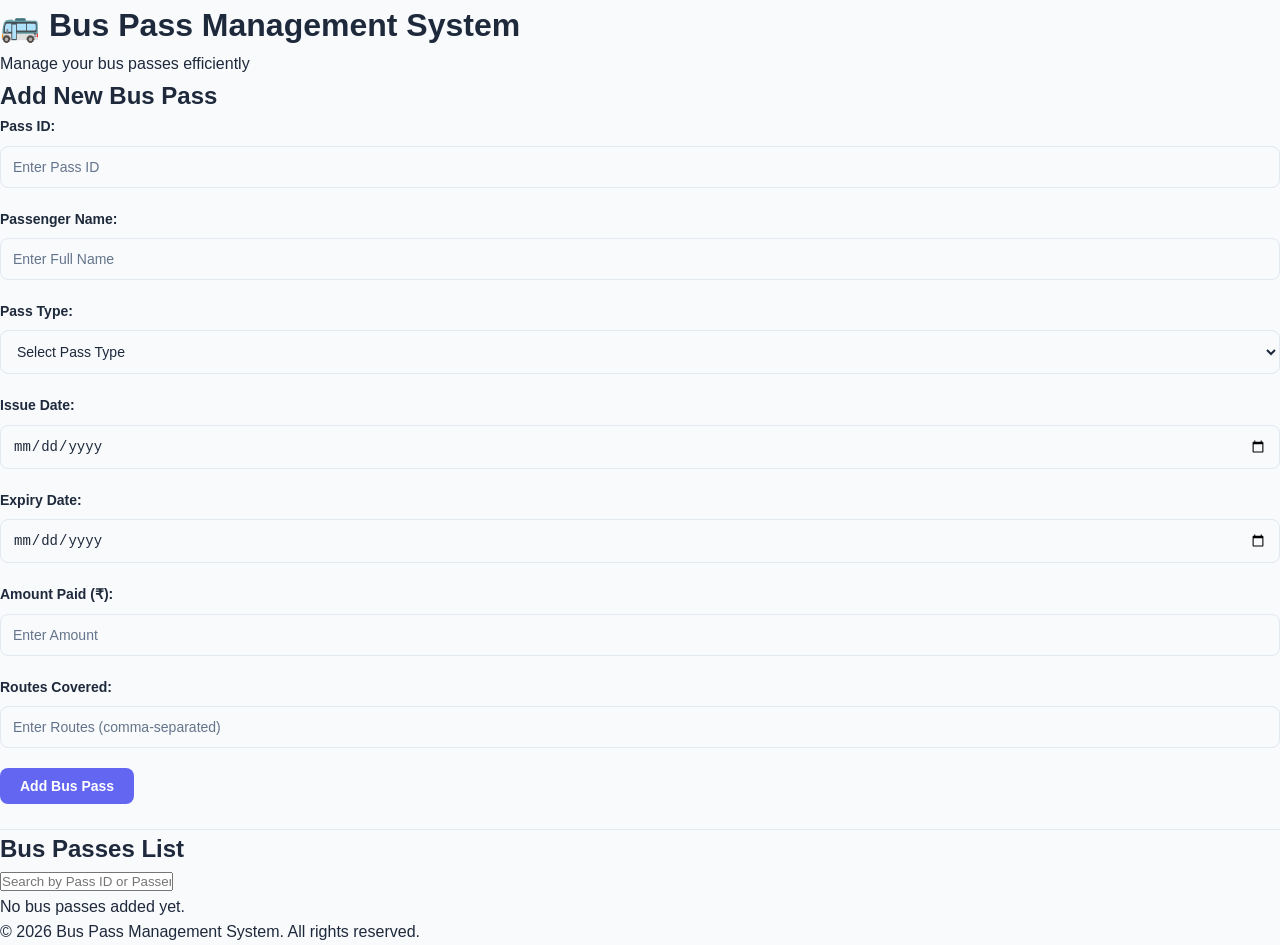
<file: Index.html>
<!DOCTYPE html>
<html lang="en">
<head>
    <meta charset="UTF-8">
    <meta name="viewport" content="width=device-width, initial-scale=1.0">
    <title>Bus Pass Management System</title>
    <link rel="stylesheet" href="style.css">
</head>
<body>
    <div class="container">
        <header>
            <h1>🚌 Bus Pass Management System</h1>
            <p>Manage your bus passes efficiently</p>
        </header>

        <main>
            <section class="form-section">
                <h2>Add New Bus Pass</h2>
                <form id="busPassForm">
                    <div class="form-group">
                        <label for="passId">Pass ID:</label>
                        <input type="text" id="passId" placeholder="Enter Pass ID" required>
                    </div>

                    <div class="form-group">
                        <label for="passengerName">Passenger Name:</label>
                        <input type="text" id="passengerName" placeholder="Enter Full Name" required>
                    </div>

                    <div class="form-group">
                        <label for="passType">Pass Type:</label>
                        <select id="passType" required>
                            <option value="">Select Pass Type</option>
                            <option value="daily">Daily Pass</option>
                            <option value="weekly">Weekly Pass</option>
                            <option value="monthly">Monthly Pass</option>
                            <option value="yearly">Yearly Pass</option>
                        </select>
                    </div>

                    <div class="form-group">
                        <label for="issueDate">Issue Date:</label>
                        <input type="date" id="issueDate" required>
                    </div>

                    <div class="form-group">
                        <label for="expiryDate">Expiry Date:</label>
                        <input type="date" id="expiryDate" required>
                    </div>

                    <div class="form-group">
                        <label for="amount">Amount Paid (₹):</label>
                        <input type="number" id="amount" placeholder="Enter Amount" step="0.01" required>
                    </div>

                    <div class="form-group">
                        <label for="routes">Routes Covered:</label>
                        <input type="text" id="routes" placeholder="Enter Routes (comma-separated)" required>
                    </div>

                    <button type="submit" class="btn btn-primary">Add Bus Pass</button>
                </form>
            </section>

            <section class="display-section">
                <h2>Bus Passes List</h2>
                <div class="search-box">
                    <input type="text" id="searchInput" placeholder="Search by Pass ID or Passenger Name...">
                </div>
                <div id="passesContainer" class="passes-container">
                    <p class="no-data">No bus passes added yet.</p>
                </div>
            </section>
        </main>

        <footer>
            <p>&copy; 2026 Bus Pass Management System. All rights reserved.</p>
        </footer>
    </div>

    <script src="script.js"></script>
</body>
</html>
</file>
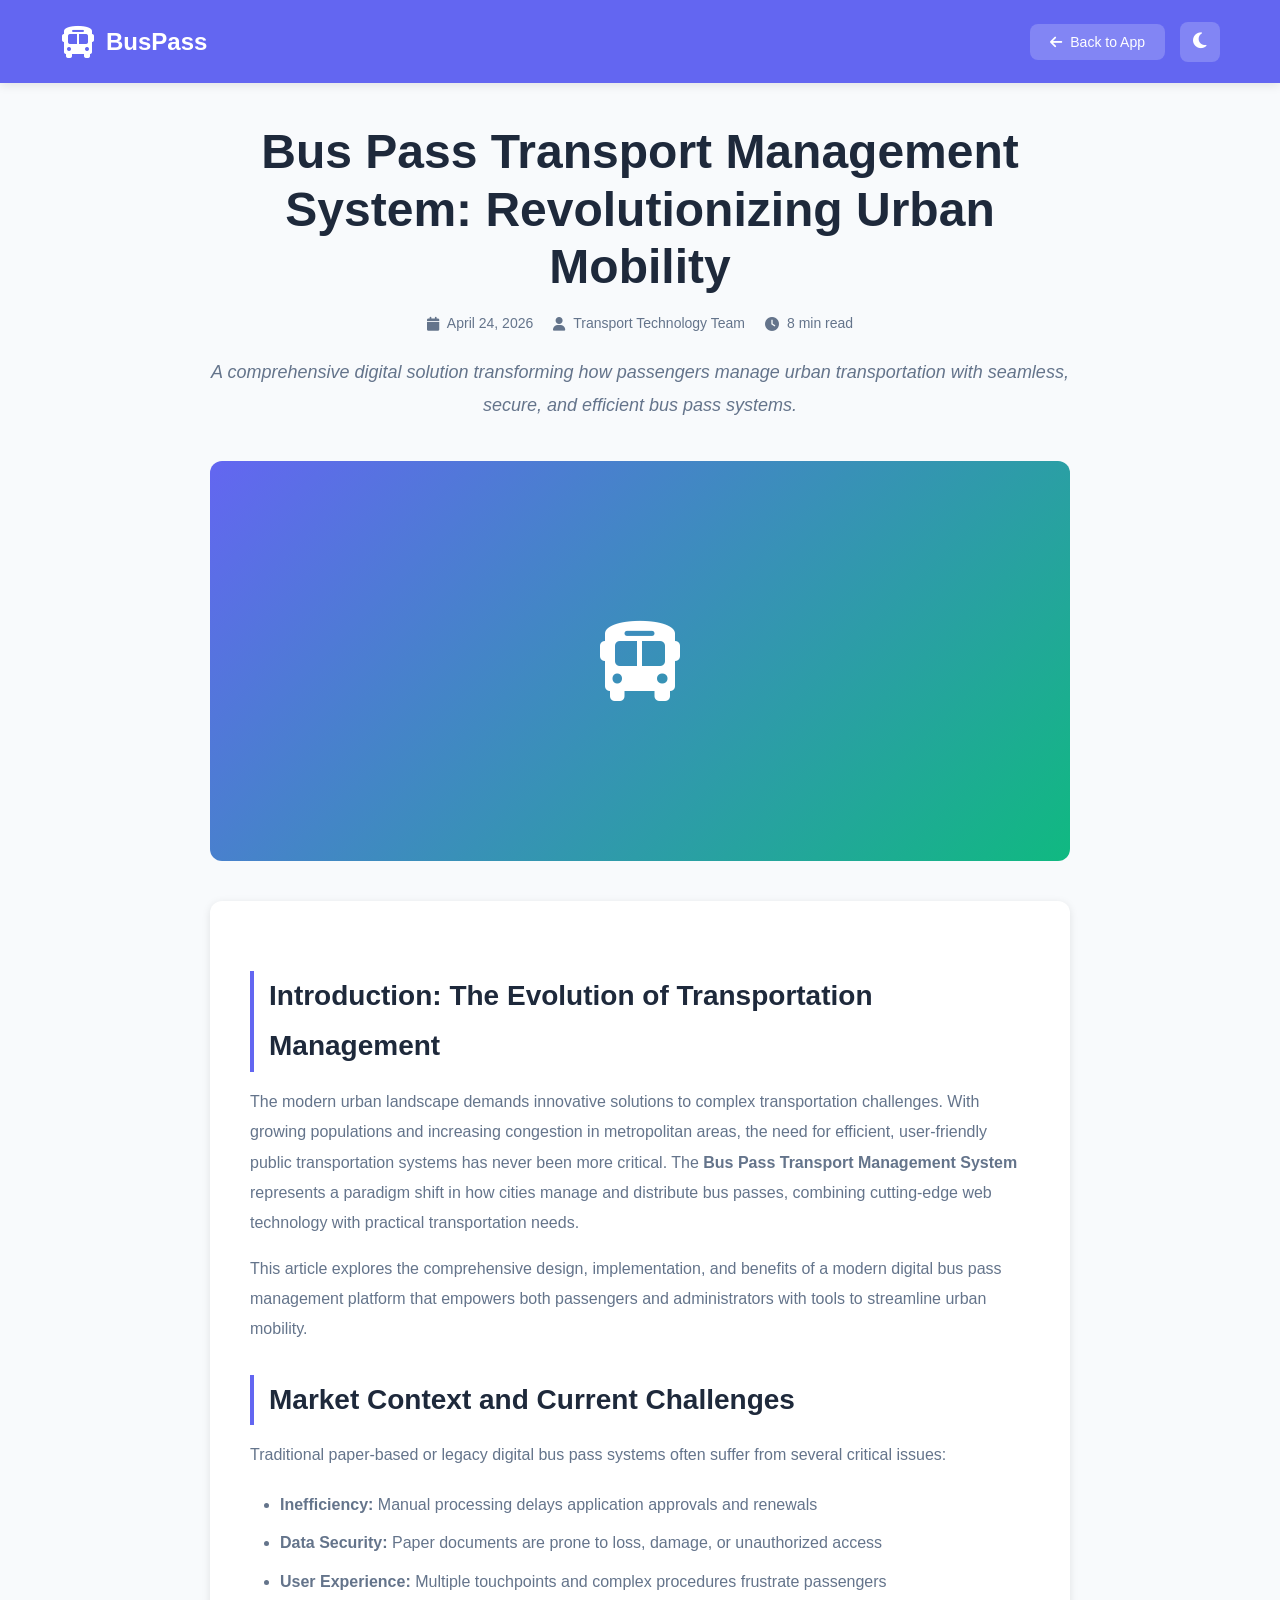
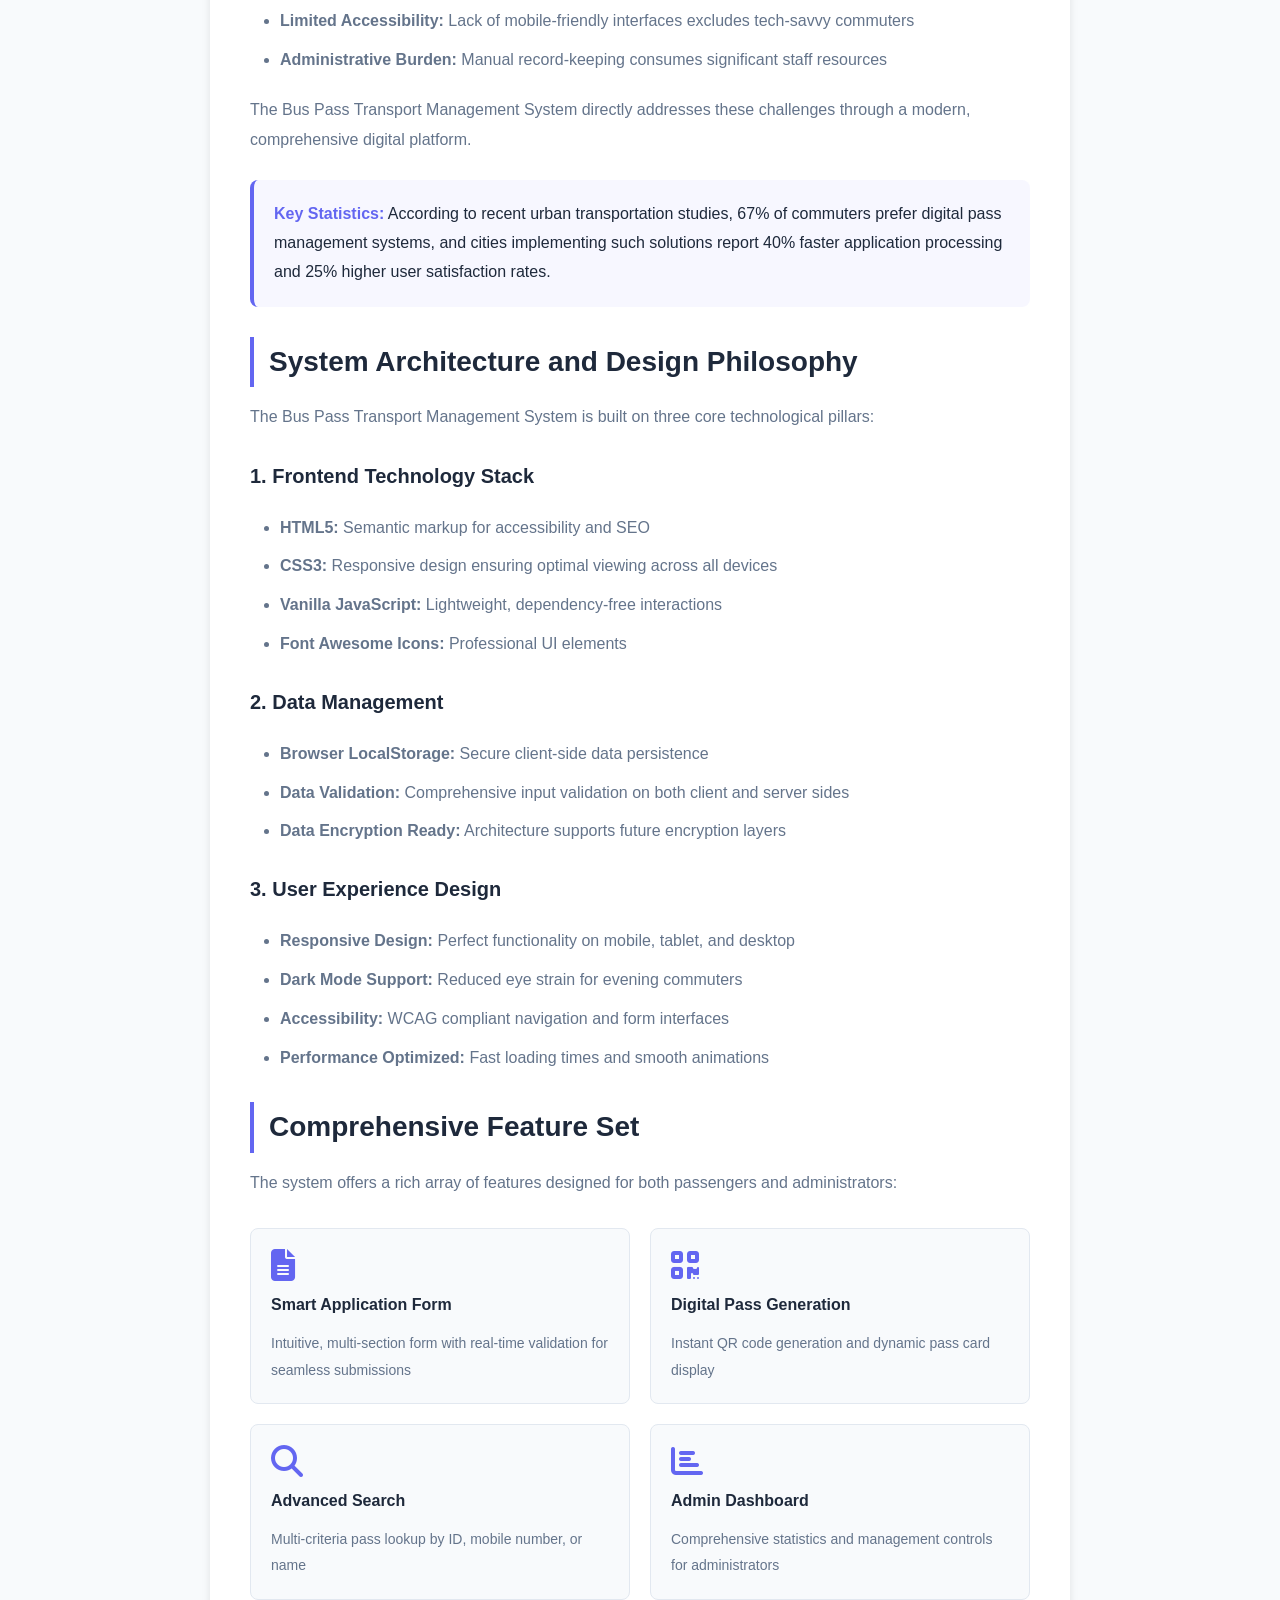
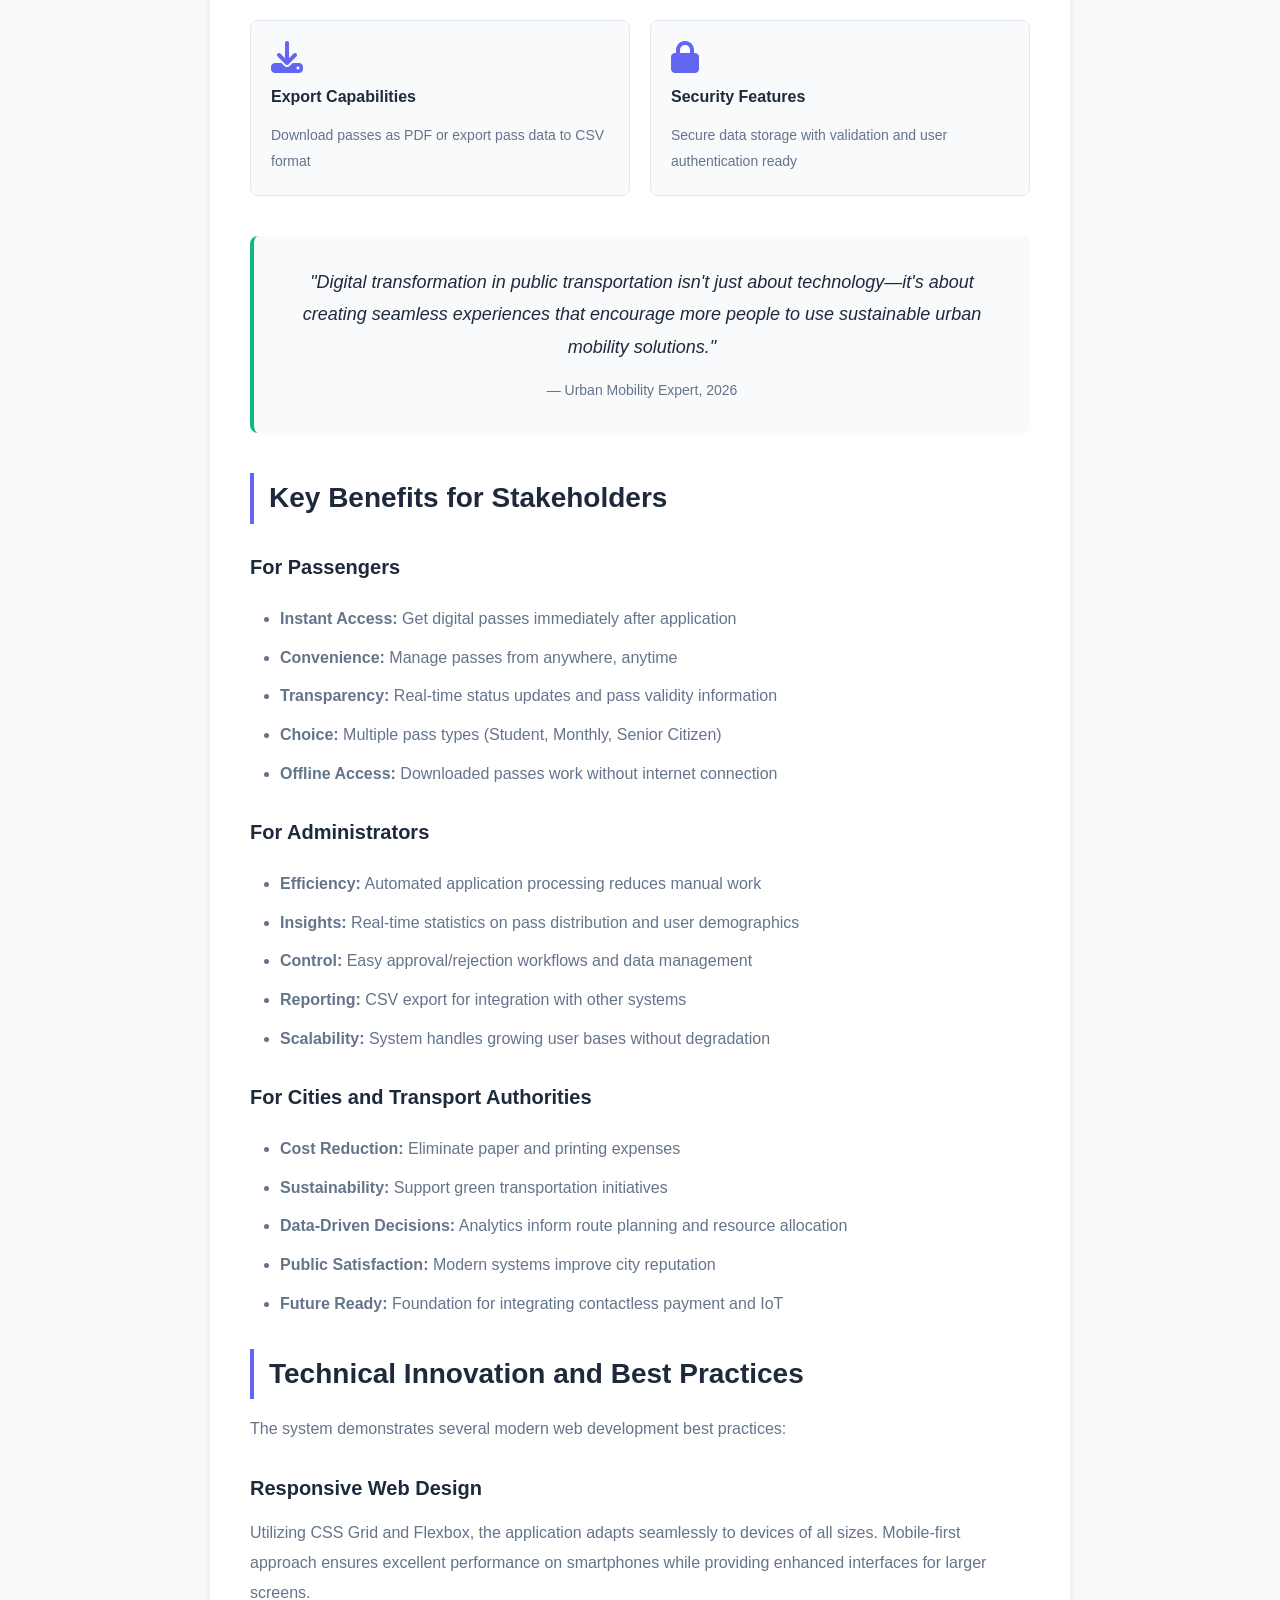
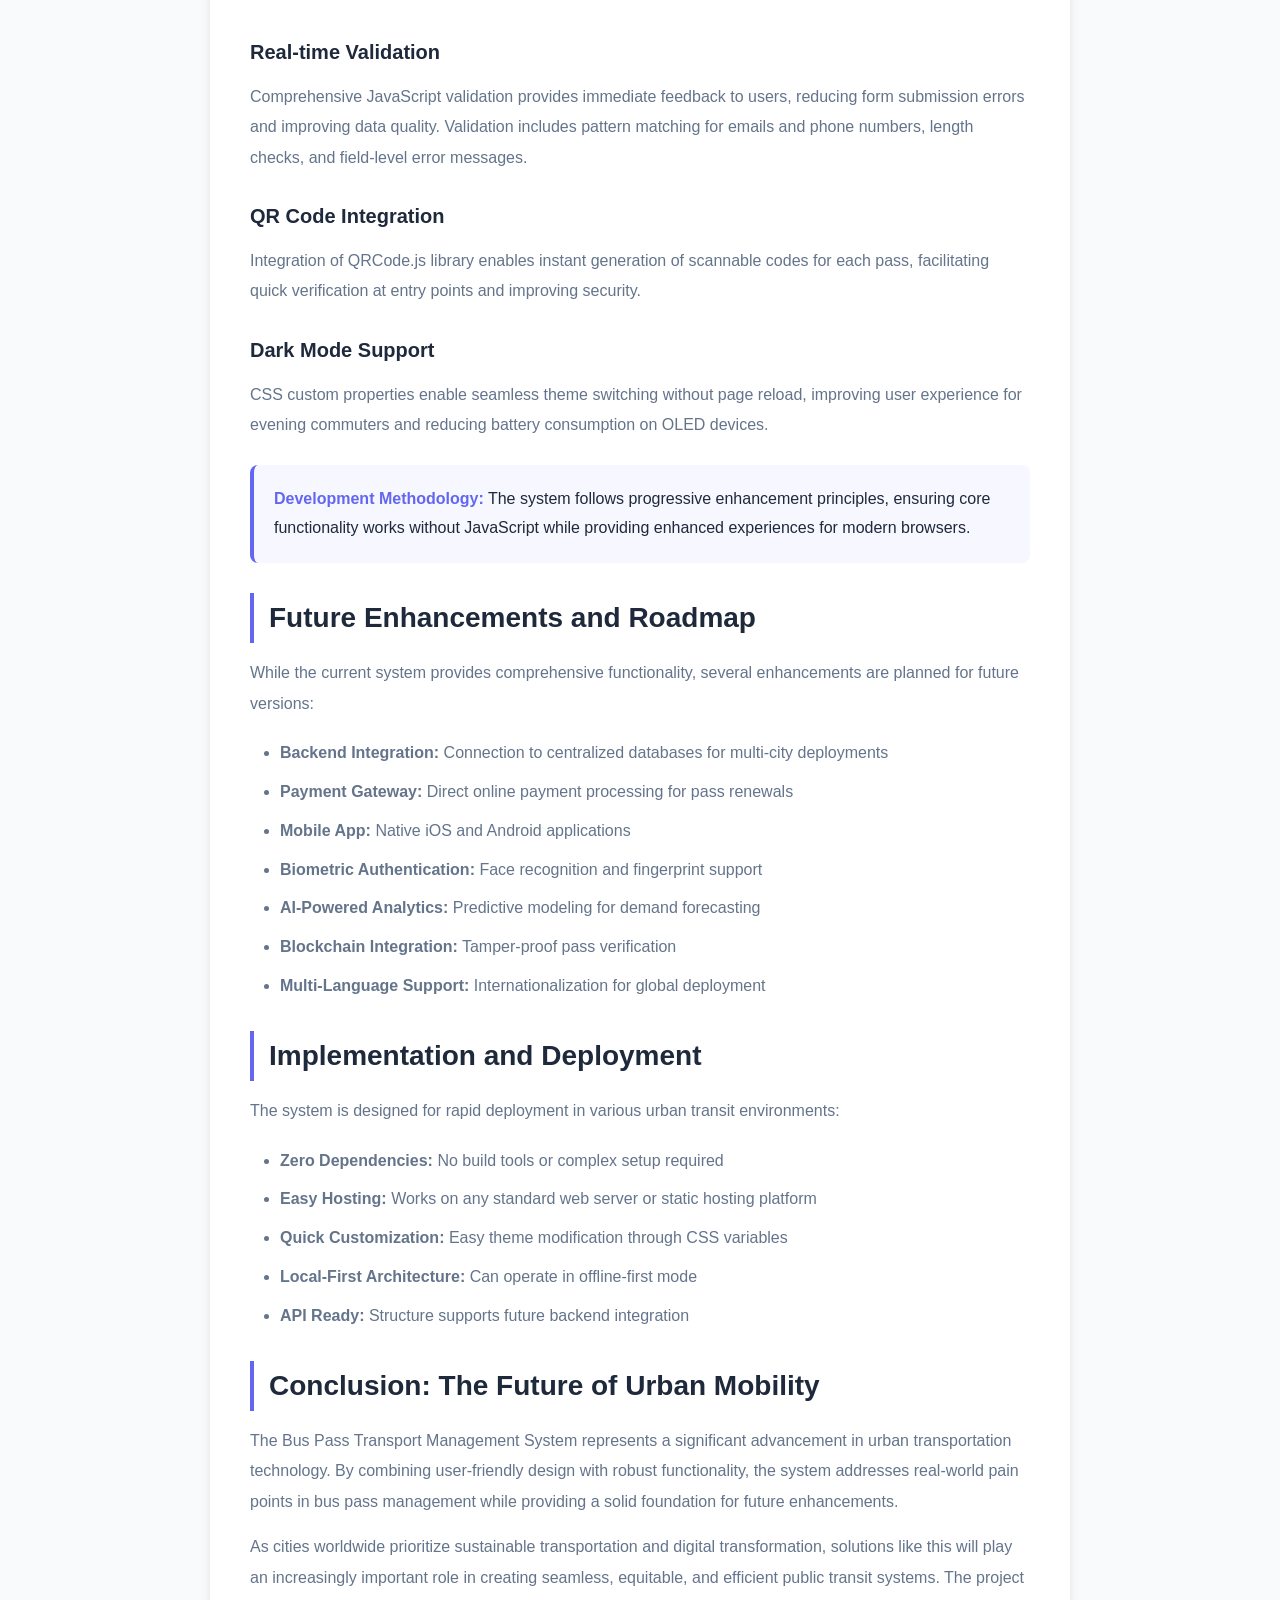
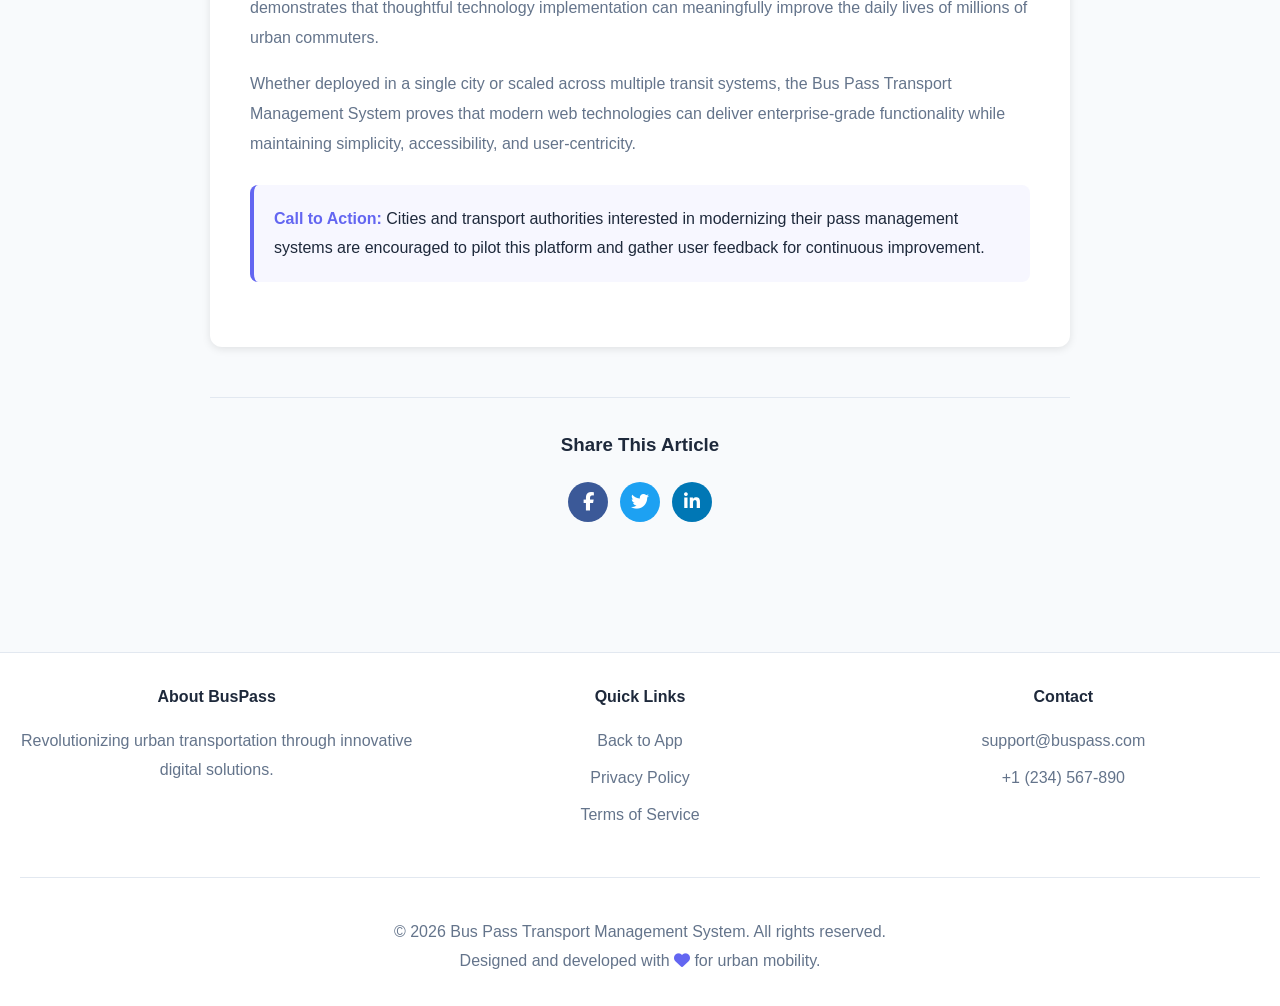
<file: article.html>
<!DOCTYPE html>
<html lang="en">
<head>
    <meta charset="UTF-8">
    <meta name="viewport" content="width=device-width, initial-scale=1.0">
    <title>Bus Pass Transport Management System - Professional Article</title>
    <link rel="stylesheet" href="https://cdnjs.cloudflare.com/ajax/libs/font-awesome/6.4.0/css/all.min.css">
    <style>
        * {
            margin: 0;
            padding: 0;
            box-sizing: border-box;
        }

        :root {
            --primary-color: #6366f1;
            --secondary-color: #10b981;
            --text-color: #1e293b;
            --text-light: #64748b;
            --background-color: #f8fafc;
            --white: #ffffff;
            --border-color: #e2e8f0;
        }

        body.dark-mode {
            --text-color: #f1f5f9;
            --text-light: #cbd5e1;
            --background-color: #0f172a;
            --white: #1e293b;
            --border-color: #334155;
        }

        body {
            font-family: 'Segoe UI', Tahoma, Geneva, Verdana, sans-serif;
            line-height: 1.8;
            color: var(--text-color);
            background-color: var(--background-color);
            transition: all 0.3s ease;
        }

        /* Header */
        header {
            background: linear-gradient(135deg, var(--primary-color) 0%, var(--primary-color) 100%);
            color: white;
            padding: 20px 0;
            position: sticky;
            top: 0;
            z-index: 100;
            box-shadow: 0 2px 10px rgba(0, 0, 0, 0.1);
        }

        .header-content {
            max-width: 1200px;
            margin: 0 auto;
            padding: 0 20px;
            display: flex;
            justify-content: space-between;
            align-items: center;
        }

        .logo {
            display: flex;
            align-items: center;
            gap: 10px;
            font-size: 24px;
            font-weight: 700;
        }

        .logo i {
            font-size: 32px;
        }

        .header-actions {
            display: flex;
            gap: 15px;
            align-items: center;
        }

        .btn-back {
            background-color: rgba(255, 255, 255, 0.2);
            color: white;
            border: none;
            padding: 10px 20px;
            border-radius: 8px;
            cursor: pointer;
            font-size: 14px;
            transition: all 0.3s ease;
            display: flex;
            align-items: center;
            gap: 8px;
        }

        .btn-back:hover {
            background-color: rgba(255, 255, 255, 0.3);
        }

        .theme-toggle {
            background-color: rgba(255, 255, 255, 0.2);
            color: white;
            border: none;
            width: 40px;
            height: 40px;
            border-radius: 8px;
            cursor: pointer;
            font-size: 18px;
            transition: all 0.3s ease;
        }

        .theme-toggle:hover {
            background-color: rgba(255, 255, 255, 0.3);
        }

        /* Main Content */
        .container {
            max-width: 900px;
            margin: 0 auto;
            padding: 40px 20px;
        }

        .article-header {
            margin-bottom: 40px;
            text-align: center;
        }

        .article-header h1 {
            font-size: 48px;
            margin-bottom: 15px;
            color: var(--text-color);
            line-height: 1.2;
        }

        .article-meta {
            display: flex;
            justify-content: center;
            gap: 20px;
            flex-wrap: wrap;
            color: var(--text-light);
            font-size: 14px;
            margin-bottom: 20px;
        }

        .article-meta-item {
            display: flex;
            align-items: center;
            gap: 8px;
        }

        .article-subtitle {
            font-size: 18px;
            color: var(--text-light);
            margin-bottom: 30px;
            font-style: italic;
        }

        /* Featured Image */
        .article-image {
            width: 100%;
            height: 400px;
            background: linear-gradient(135deg, var(--primary-color) 0%, var(--secondary-color) 100%);
            border-radius: 12px;
            margin-bottom: 40px;
            display: flex;
            align-items: center;
            justify-content: center;
            color: white;
            font-size: 80px;
        }

        /* Article Content */
        .article-content {
            background-color: var(--white);
            padding: 40px;
            border-radius: 12px;
            box-shadow: 0 2px 8px rgba(0, 0, 0, 0.1);
        }

        .article-content h2 {
            font-size: 28px;
            margin-top: 30px;
            margin-bottom: 15px;
            color: var(--text-color);
            border-left: 4px solid var(--primary-color);
            padding-left: 15px;
        }

        .article-content h3 {
            font-size: 20px;
            margin-top: 25px;
            margin-bottom: 12px;
            color: var(--text-color);
        }

        .article-content p {
            margin-bottom: 15px;
            color: var(--text-light);
            line-height: 1.9;
        }

        .article-content ul,
        .article-content ol {
            margin: 20px 0 20px 30px;
            color: var(--text-light);
        }

        .article-content li {
            margin-bottom: 10px;
            line-height: 1.8;
        }

        /* Highlights */
        .highlight-box {
            background-color: rgba(99, 102, 241, 0.05);
            border-left: 4px solid var(--primary-color);
            padding: 20px;
            border-radius: 8px;
            margin: 25px 0;
        }

        .highlight-box strong {
            color: var(--primary-color);
        }

        /* Features Grid */
        .features-grid {
            display: grid;
            grid-template-columns: repeat(auto-fit, minmax(250px, 1fr));
            gap: 20px;
            margin: 30px 0;
        }

        .feature-card {
            background-color: var(--background-color);
            padding: 20px;
            border-radius: 8px;
            border: 1px solid var(--border-color);
            transition: all 0.3s ease;
        }

        .feature-card:hover {
            transform: translateY(-5px);
            box-shadow: 0 10px 20px rgba(0, 0, 0, 0.1);
        }

        .feature-card i {
            font-size: 32px;
            color: var(--primary-color);
            margin-bottom: 10px;
        }

        .feature-card h4 {
            color: var(--text-color);
            margin-bottom: 10px;
            font-size: 16px;
        }

        .feature-card p {
            font-size: 14px;
            margin: 0;
        }

        /* Quote */
        .quote {
            background-color: var(--background-color);
            border-left: 4px solid var(--secondary-color);
            padding: 30px;
            margin: 40px 0;
            border-radius: 8px;
            font-size: 18px;
            font-style: italic;
            color: var(--text-color);
            text-align: center;
        }

        .quote-author {
            margin-top: 15px;
            color: var(--text-light);
            font-size: 14px;
            font-style: normal;
        }

        /* Footer */
        footer {
            background-color: var(--white);
            color: var(--text-light);
            text-align: center;
            padding: 30px 20px;
            margin-top: 60px;
            border-top: 1px solid var(--border-color);
        }

        .article-footer {
            display: grid;
            grid-template-columns: repeat(auto-fit, minmax(200px, 1fr));
            gap: 30px;
            margin-bottom: 40px;
            padding-bottom: 40px;
            border-bottom: 1px solid var(--border-color);
        }

        .footer-section h4 {
            color: var(--text-color);
            margin-bottom: 15px;
        }

        .footer-section ul {
            list-style: none;
            margin: 0;
            padding: 0;
        }

        .footer-section a {
            color: var(--text-light);
            text-decoration: none;
            transition: color 0.3s ease;
            display: inline-block;
            margin-bottom: 8px;
        }

        .footer-section a:hover {
            color: var(--primary-color);
        }

        /* Share Buttons */
        .share-buttons {
            display: flex;
            gap: 12px;
            justify-content: center;
            margin-bottom: 30px;
        }

        .share-btn {
            width: 40px;
            height: 40px;
            border-radius: 50%;
            border: none;
            cursor: pointer;
            display: flex;
            align-items: center;
            justify-content: center;
            font-size: 18px;
            transition: all 0.3s ease;
            color: white;
        }

        .share-btn.facebook {
            background-color: #3b5998;
        }

        .share-btn.twitter {
            background-color: #1da1f2;
        }

        .share-btn.linkedin {
            background-color: #0077b5;
        }

        .share-btn:hover {
            transform: translateY(-3px);
            box-shadow: 0 5px 15px rgba(0, 0, 0, 0.2);
        }

        /* Responsive */
        @media (max-width: 768px) {
            .article-header h1 {
                font-size: 32px;
            }

            .article-image {
                height: 250px;
                font-size: 50px;
            }

            .article-content {
                padding: 25px;
            }

            .article-content h2 {
                font-size: 22px;
            }

            .header-content {
                flex-direction: column;
                gap: 15px;
            }

            .header-actions {
                width: 100%;
                justify-content: space-between;
            }
        }

        @media (max-width: 480px) {
            .article-header h1 {
                font-size: 24px;
            }

            .article-content {
                padding: 15px;
            }

            .article-meta {
                flex-direction: column;
                gap: 10px;
            }

            .features-grid {
                grid-template-columns: 1fr;
            }
        }

        /* Print Styles */
        @media print {
            body {
                background: white;
            }

            header,
            footer {
                display: none;
            }

            .container {
                padding: 20px;
            }
        }
    </style>
</head>
<body>
    <!-- Header -->
    <header>
        <div class="header-content">
            <div class="logo">
                <i class="fas fa-bus"></i>
                <span>BusPass</span>
            </div>
            <div class="header-actions">
                <button class="btn-back" onclick="window.history.back()">
                    <i class="fas fa-arrow-left"></i> Back to App
                </button>
                <button class="theme-toggle" onclick="toggleDarkMode()" title="Toggle Dark Mode">
                    <i class="fas fa-moon"></i>
                </button>
            </div>
        </div>
    </header>

    <!-- Main Content -->
    <div class="container">
        <!-- Article Header -->
        <div class="article-header">
            <h1>Bus Pass Transport Management System: Revolutionizing Urban Mobility</h1>
            <div class="article-meta">
                <div class="article-meta-item">
                    <i class="fas fa-calendar"></i>
                    <span>April 24, 2026</span>
                </div>
                <div class="article-meta-item">
                    <i class="fas fa-user"></i>
                    <span>Transport Technology Team</span>
                </div>
                <div class="article-meta-item">
                    <i class="fas fa-clock"></i>
                    <span>8 min read</span>
                </div>
            </div>
            <p class="article-subtitle">
                A comprehensive digital solution transforming how passengers manage urban transportation with seamless, secure, and efficient bus pass systems.
            </p>
        </div>

        <!-- Featured Image -->
        <div class="article-image">
            <i class="fas fa-bus"></i>
        </div>

        <!-- Article Content -->
        <article class="article-content">
            <!-- Introduction -->
            <h2>Introduction: The Evolution of Transportation Management</h2>
            <p>
                The modern urban landscape demands innovative solutions to complex transportation challenges. With growing populations and increasing congestion in metropolitan areas, the need for efficient, user-friendly public transportation systems has never been more critical. The <strong>Bus Pass Transport Management System</strong> represents a paradigm shift in how cities manage and distribute bus passes, combining cutting-edge web technology with practical transportation needs.
            </p>
            <p>
                This article explores the comprehensive design, implementation, and benefits of a modern digital bus pass management platform that empowers both passengers and administrators with tools to streamline urban mobility.
            </p>

            <!-- Market Context -->
            <h2>Market Context and Current Challenges</h2>
            <p>
                Traditional paper-based or legacy digital bus pass systems often suffer from several critical issues:
            </p>
            <ul>
                <li><strong>Inefficiency:</strong> Manual processing delays application approvals and renewals</li>
                <li><strong>Data Security:</strong> Paper documents are prone to loss, damage, or unauthorized access</li>
                <li><strong>User Experience:</strong> Multiple touchpoints and complex procedures frustrate passengers</li>
                <li><strong>Limited Accessibility:</strong> Lack of mobile-friendly interfaces excludes tech-savvy commuters</li>
                <li><strong>Administrative Burden:</strong> Manual record-keeping consumes significant staff resources</li>
            </ul>
            <p>
                The Bus Pass Transport Management System directly addresses these challenges through a modern, comprehensive digital platform.
            </p>

            <!-- Highlight Box -->
            <div class="highlight-box">
                <strong>Key Statistics:</strong> According to recent urban transportation studies, 67% of commuters prefer digital pass management systems, and cities implementing such solutions report 40% faster application processing and 25% higher user satisfaction rates.
            </div>

            <!-- System Architecture -->
            <h2>System Architecture and Design Philosophy</h2>
            <p>
                The Bus Pass Transport Management System is built on three core technological pillars:
            </p>

            <h3>1. Frontend Technology Stack</h3>
            <ul>
                <li><strong>HTML5:</strong> Semantic markup for accessibility and SEO</li>
                <li><strong>CSS3:</strong> Responsive design ensuring optimal viewing across all devices</li>
                <li><strong>Vanilla JavaScript:</strong> Lightweight, dependency-free interactions</li>
                <li><strong>Font Awesome Icons:</strong> Professional UI elements</li>
            </ul>

            <h3>2. Data Management</h3>
            <ul>
                <li><strong>Browser LocalStorage:</strong> Secure client-side data persistence</li>
                <li><strong>Data Validation:</strong> Comprehensive input validation on both client and server sides</li>
                <li><strong>Data Encryption Ready:</strong> Architecture supports future encryption layers</li>
            </ul>

            <h3>3. User Experience Design</h3>
            <ul>
                <li><strong>Responsive Design:</strong> Perfect functionality on mobile, tablet, and desktop</li>
                <li><strong>Dark Mode Support:</strong> Reduced eye strain for evening commuters</li>
                <li><strong>Accessibility:</strong> WCAG compliant navigation and form interfaces</li>
                <li><strong>Performance Optimized:</strong> Fast loading times and smooth animations</li>
            </ul>

            <!-- Features Overview -->
            <h2>Comprehensive Feature Set</h2>
            <p>
                The system offers a rich array of features designed for both passengers and administrators:
            </p>

            <div class="features-grid">
                <div class="feature-card">
                    <i class="fas fa-file-alt"></i>
                    <h4>Smart Application Form</h4>
                    <p>Intuitive, multi-section form with real-time validation for seamless submissions</p>
                </div>

                <div class="feature-card">
                    <i class="fas fa-qrcode"></i>
                    <h4>Digital Pass Generation</h4>
                    <p>Instant QR code generation and dynamic pass card display</p>
                </div>

                <div class="feature-card">
                    <i class="fas fa-search"></i>
                    <h4>Advanced Search</h4>
                    <p>Multi-criteria pass lookup by ID, mobile number, or name</p>
                </div>

                <div class="feature-card">
                    <i class="fas fa-chart-bar"></i>
                    <h4>Admin Dashboard</h4>
                    <p>Comprehensive statistics and management controls for administrators</p>
                </div>

                <div class="feature-card">
                    <i class="fas fa-download"></i>
                    <h4>Export Capabilities</h4>
                    <p>Download passes as PDF or export pass data to CSV format</p>
                </div>

                <div class="feature-card">
                    <i class="fas fa-lock"></i>
                    <h4>Security Features</h4>
                    <p>Secure data storage with validation and user authentication ready</p>
                </div>
            </div>

            <!-- Quote -->
            <div class="quote">
                "Digital transformation in public transportation isn't just about technology—it's about creating seamless experiences that encourage more people to use sustainable urban mobility solutions."
                <div class="quote-author">— Urban Mobility Expert, 2026</div>
            </div>

            <!-- Key Benefits -->
            <h2>Key Benefits for Stakeholders</h2>

            <h3>For Passengers</h3>
            <ul>
                <li><strong>Instant Access:</strong> Get digital passes immediately after application</li>
                <li><strong>Convenience:</strong> Manage passes from anywhere, anytime</li>
                <li><strong>Transparency:</strong> Real-time status updates and pass validity information</li>
                <li><strong>Choice:</strong> Multiple pass types (Student, Monthly, Senior Citizen)</li>
                <li><strong>Offline Access:</strong> Downloaded passes work without internet connection</li>
            </ul>

            <h3>For Administrators</h3>
            <ul>
                <li><strong>Efficiency:</strong> Automated application processing reduces manual work</li>
                <li><strong>Insights:</strong> Real-time statistics on pass distribution and user demographics</li>
                <li><strong>Control:</strong> Easy approval/rejection workflows and data management</li>
                <li><strong>Reporting:</strong> CSV export for integration with other systems</li>
                <li><strong>Scalability:</strong> System handles growing user bases without degradation</li>
            </ul>

            <h3>For Cities and Transport Authorities</h3>
            <ul>
                <li><strong>Cost Reduction:</strong> Eliminate paper and printing expenses</li>
                <li><strong>Sustainability:</strong> Support green transportation initiatives</li>
                <li><strong>Data-Driven Decisions:</strong> Analytics inform route planning and resource allocation</li>
                <li><strong>Public Satisfaction:</strong> Modern systems improve city reputation</li>
                <li><strong>Future Ready:</strong> Foundation for integrating contactless payment and IoT</li>
            </ul>

            <!-- Technical Innovation -->
            <h2>Technical Innovation and Best Practices</h2>
            <p>
                The system demonstrates several modern web development best practices:
            </p>

            <h3>Responsive Web Design</h3>
            <p>
                Utilizing CSS Grid and Flexbox, the application adapts seamlessly to devices of all sizes. Mobile-first approach ensures excellent performance on smartphones while providing enhanced interfaces for larger screens.
            </p>

            <h3>Real-time Validation</h3>
            <p>
                Comprehensive JavaScript validation provides immediate feedback to users, reducing form submission errors and improving data quality. Validation includes pattern matching for emails and phone numbers, length checks, and field-level error messages.
            </p>

            <h3>QR Code Integration</h3>
            <p>
                Integration of QRCode.js library enables instant generation of scannable codes for each pass, facilitating quick verification at entry points and improving security.
            </p>

            <h3>Dark Mode Support</h3>
            <p>
                CSS custom properties enable seamless theme switching without page reload, improving user experience for evening commuters and reducing battery consumption on OLED devices.
            </p>

            <!-- Highlight Box -->
            <div class="highlight-box">
                <strong>Development Methodology:</strong> The system follows progressive enhancement principles, ensuring core functionality works without JavaScript while providing enhanced experiences for modern browsers.
            </div>

            <!-- Future Enhancements -->
            <h2>Future Enhancements and Roadmap</h2>
            <p>
                While the current system provides comprehensive functionality, several enhancements are planned for future versions:
            </p>
            <ul>
                <li><strong>Backend Integration:</strong> Connection to centralized databases for multi-city deployments</li>
                <li><strong>Payment Gateway:</strong> Direct online payment processing for pass renewals</li>
                <li><strong>Mobile App:</strong> Native iOS and Android applications</li>
                <li><strong>Biometric Authentication:</strong> Face recognition and fingerprint support</li>
                <li><strong>AI-Powered Analytics:</strong> Predictive modeling for demand forecasting</li>
                <li><strong>Blockchain Integration:</strong> Tamper-proof pass verification</li>
                <li><strong>Multi-Language Support:</strong> Internationalization for global deployment</li>
            </ul>

            <!-- Implementation Guide -->
            <h2>Implementation and Deployment</h2>
            <p>
                The system is designed for rapid deployment in various urban transit environments:
            </p>
            <ul>
                <li><strong>Zero Dependencies:</strong> No build tools or complex setup required</li>
                <li><strong>Easy Hosting:</strong> Works on any standard web server or static hosting platform</li>
                <li><strong>Quick Customization:</strong> Easy theme modification through CSS variables</li>
                <li><strong>Local-First Architecture:</strong> Can operate in offline-first mode</li>
                <li><strong>API Ready:</strong> Structure supports future backend integration</li>
            </ul>

            <!-- Conclusion -->
            <h2>Conclusion: The Future of Urban Mobility</h2>
            <p>
                The Bus Pass Transport Management System represents a significant advancement in urban transportation technology. By combining user-friendly design with robust functionality, the system addresses real-world pain points in bus pass management while providing a solid foundation for future enhancements.
            </p>
            <p>
                As cities worldwide prioritize sustainable transportation and digital transformation, solutions like this will play an increasingly important role in creating seamless, equitable, and efficient public transit systems. The project demonstrates that thoughtful technology implementation can meaningfully improve the daily lives of millions of urban commuters.
            </p>
            <p>
                Whether deployed in a single city or scaled across multiple transit systems, the Bus Pass Transport Management System proves that modern web technologies can deliver enterprise-grade functionality while maintaining simplicity, accessibility, and user-centricity.
            </p>

            <div class="highlight-box">
                <strong>Call to Action:</strong> Cities and transport authorities interested in modernizing their pass management systems are encouraged to pilot this platform and gather user feedback for continuous improvement.
            </div>
        </article>

        <!-- Share Section -->
        <div style="text-align: center; margin-top: 50px; padding-top: 30px; border-top: 1px solid var(--border-color);">
            <h3 style="margin-bottom: 20px; color: var(--text-color);">Share This Article</h3>
            <div class="share-buttons">
                <button class="share-btn facebook" title="Share on Facebook">
                    <i class="fab fa-facebook-f"></i>
                </button>
                <button class="share-btn twitter" title="Share on Twitter">
                    <i class="fab fa-twitter"></i>
                </button>
                <button class="share-btn linkedin" title="Share on LinkedIn">
                    <i class="fab fa-linkedin-in"></i>
                </button>
            </div>
        </div>
    </div>

    <!-- Footer -->
    <footer>
        <div class="article-footer">
            <div class="footer-section">
                <h4>About BusPass</h4>
                <p>Revolutionizing urban transportation through innovative digital solutions.</p>
            </div>
            <div class="footer-section">
                <h4>Quick Links</h4>
                <ul>
                    <li><a href="index.html">Back to App</a></li>
                    <li><a href="#privacy">Privacy Policy</a></li>
                    <li><a href="#terms">Terms of Service</a></li>
                </ul>
            </div>
            <div class="footer-section">
                <h4>Contact</h4>
                <ul>
                    <li><a href="mailto:support@buspass.com">support@buspass.com</a></li>
                    <li><a href="tel:+1234567890">+1 (234) 567-890</a></li>
                </ul>
            </div>
        </div>
        <p>&copy; 2026 Bus Pass Transport Management System. All rights reserved.</p>
        <p>Designed and developed with <i class="fas fa-heart" style="color: var(--primary-color);"></i> for urban mobility.</p>
    </footer>

    <script>
        // Dark Mode Toggle
        function toggleDarkMode() {
            const isDarkMode = document.body.classList.toggle('dark-mode');
            localStorage.setItem('articleDarkMode', isDarkMode);
        }

        // Load dark mode preference
        document.addEventListener('DOMContentLoaded', function () {
            const darkMode = localStorage.getItem('articleDarkMode') === 'true';
            if (darkMode) {
                document.body.classList.add('dark-mode');
            }
        });

        // Share functionality
        document.querySelectorAll('.share-btn').forEach(btn => {
            btn.addEventListener('click', function () {
                const platform = this.className.split(' ')[1];
                const url = window.location.href;
                const title = 'Bus Pass Transport Management System';
                let shareUrl = '';

                switch (platform) {
                    case 'facebook':
                        shareUrl = `https://www.facebook.com/sharer/sharer.php?u=${encodeURIComponent(url)}`;
                        break;
                    case 'twitter':
                        shareUrl = `https://twitter.com/intent/tweet?url=${encodeURIComponent(url)}&text=${encodeURIComponent(title)}`;
                        break;
                    case 'linkedin':
                        shareUrl = `https://www.linkedin.com/sharing/share-offsite/?url=${encodeURIComponent(url)}`;
                        break;
                }

                if (shareUrl) {
                    window.open(shareUrl, '_blank', 'width=600,height=400');
                }
            });
        });
    </script>
</body>
</html>
</file>
<file: style.css>
/* ======================================
   BUS PASS TRANSPORT MANAGEMENT SYSTEM
   CSS Stylesheet
   ====================================== */

:root {
    /* Light Mode Colors */
    --primary-color: #6366f1;
    --primary-hover: #4f46e5;
    --secondary-color: #10b981;
    --danger-color: #ef4444;
    --warning-color: #f59e0b;
    --success-color: #10b981;
    --info-color: #3b82f6;
    --background-color: #f8fafc;
    --card-bg: #ffffff;
    --text-color: #1e293b;
    --text-secondary: #64748b;
    --border-color: #e2e8f0;
    --shadow: 0 1px 3px rgba(0, 0, 0, 0.1), 0 1px 2px rgba(0, 0, 0, 0.06);
    --shadow-lg: 0 10px 15px -3px rgba(0, 0, 0, 0.1);
    --transition: all 0.3s ease;
}

/* Dark Mode */
body.dark-mode {
    --background-color: #0f172a;
    --card-bg: #1e293b;
    --text-color: #f1f5f9;
    --text-secondary: #cbd5e1;
    --border-color: #334155;
}

/* Global Styles */
* {
    margin: 0;
    padding: 0;
    box-sizing: border-box;
}

html {
    scroll-behavior: smooth;
}

body {
    font-family: 'Segoe UI', Tahoma, Geneva, Verdana, sans-serif;
    background-color: var(--background-color);
    color: var(--text-color);
    transition: var(--transition);
    line-height: 1.6;
}

/* ======== SIDEBAR ======== */
.sidebar {
    position: fixed;
    left: 0;
    top: 0;
    width: 250px;
    height: 100vh;
    background: linear-gradient(135deg, var(--primary-color) 0%, var(--primary-hover) 100%);
    color: white;
    padding: 0;
    display: flex;
    flex-direction: column;
    z-index: 1000;
    box-shadow: var(--shadow-lg);
}

.sidebar-header {
    padding: 25px 20px;
    border-bottom: 1px solid rgba(255, 255, 255, 0.1);
    display: flex;
    align-items: center;
    gap: 10px;
}

.sidebar-header i {
    font-size: 28px;
}

.sidebar-header h2 {
    font-size: 22px;
    font-weight: 700;
    letter-spacing: 0.5px;
}

.nav-menu {
    flex: 1;
    display: flex;
    flex-direction: column;
    padding: 20px 0;
}

.nav-link {
    display: flex;
    align-items: center;
    gap: 15px;
    padding: 15px 20px;
    color: rgba(255, 255, 255, 0.8);
    text-decoration: none;
    transition: var(--transition);
    border-left: 4px solid transparent;
}

.nav-link:hover,
.nav-link.active {
    background-color: rgba(255, 255, 255, 0.15);
    color: white;
    border-left-color: white;
}

.nav-link i {
    font-size: 18px;
    width: 24px;
}

.nav-link span {
    font-size: 15px;
    font-weight: 500;
}

.sidebar-footer {
    padding: 20px;
    border-top: 1px solid rgba(255, 255, 255, 0.1);
}

.theme-toggle {
    width: 100%;
    padding: 12px;
    background-color: rgba(255, 255, 255, 0.2);
    color: white;
    border: none;
    border-radius: 8px;
    cursor: pointer;
    font-size: 16px;
    transition: var(--transition);
}

.theme-toggle:hover {
    background-color: rgba(255, 255, 255, 0.3);
}

/* ======== MAIN CONTENT ======== */
.main-content {
    margin-left: 250px;
    min-height: 100vh;
    background-color: var(--background-color);
    transition: var(--transition);
}

.header {
    background-color: var(--card-bg);
    padding: 25px 30px;
    display: flex;
    justify-content: space-between;
    align-items: center;
    box-shadow: var(--shadow);
    border-bottom: 1px solid var(--border-color);
    margin-bottom: 30px;
}

.header-title h1 {
    font-size: 28px;
    margin-bottom: 5px;
    color: var(--text-color);
}

.header-title p {
    color: var(--text-secondary);
    font-size: 14px;
}

.header-actions {
    display: flex;
    align-items: center;
    gap: 20px;
}

.notification-btn {
    position: relative;
    background: none;
    border: none;
    font-size: 20px;
    cursor: pointer;
    color: var(--text-color);
    transition: var(--transition);
}

.notification-btn:hover {
    color: var(--primary-color);
    transform: scale(1.1);
}

.notification-count {
    position: absolute;
    top: -5px;
    right: -8px;
    background-color: var(--danger-color);
    color: white;
    border-radius: 50%;
    width: 20px;
    height: 20px;
    display: flex;
    align-items: center;
    justify-content: center;
    font-size: 12px;
    font-weight: bold;
}

.user-profile {
    font-size: 32px;
    color: var(--primary-color);
    cursor: pointer;
    transition: var(--transition);
}

.user-profile:hover {
    transform: scale(1.1);
}

/* ======== SECTIONS ======== */
.section {
    display: none;
    padding: 0 30px 50px;
    animation: fadeIn 0.3s ease-in;
}

.section.active {
    display: block;
}

@keyframes fadeIn {
    from {
        opacity: 0;
        transform: translateY(10px);
    }
    to {
        opacity: 1;
        transform: translateY(0);
    }
}

/* ======== HOME SECTION ======== */
.dashboard-grid {
    display: grid;
    grid-template-columns: repeat(auto-fit, minmax(250px, 1fr));
    gap: 20px;
    margin-bottom: 40px;
}

.dashboard-card {
    background-color: var(--card-bg);
    border-radius: 12px;
    padding: 25px;
    box-shadow: var(--shadow);
    text-align: center;
    transition: var(--transition);
    border: 1px solid var(--border-color);
    cursor: pointer;
}

.dashboard-card:hover {
    transform: translateY(-8px);
    box-shadow: var(--shadow-lg);
}

.card-home .card-icon {
    font-size: 40px;
    color: var(--primary-color);
    margin-bottom: 15px;
}

.dashboard-card h3 {
    font-size: 18px;
    margin-bottom: 10px;
    color: var(--text-color);
}

.dashboard-card p {
    color: var(--text-secondary);
    margin-bottom: 20px;
    font-size: 14px;
}

.info-section {
    margin-top: 50px;
}

.info-section h2 {
    font-size: 24px;
    margin-bottom: 25px;
    color: var(--text-color);
}

.info-grid {
    display: grid;
    grid-template-columns: repeat(auto-fit, minmax(200px, 1fr));
    gap: 20px;
}

.info-card {
    background-color: var(--card-bg);
    padding: 20px;
    border-radius: 12px;
    border-left: 4px solid var(--primary-color);
    box-shadow: var(--shadow);
    transition: var(--transition);
}

.info-card:hover {
    transform: translateX(5px);
}

.info-card h4 {
    color: var(--text-color);
    margin-bottom: 10px;
    display: flex;
    align-items: center;
    gap: 8px;
}

.info-card i {
    color: var(--primary-color);
}

.info-card p {
    color: var(--text-secondary);
    font-size: 14px;
}

/* ======== BUTTONS ======== */
.btn {
    padding: 10px 20px;
    border: none;
    border-radius: 8px;
    font-size: 14px;
    font-weight: 600;
    cursor: pointer;
    transition: var(--transition);
    display: inline-flex;
    align-items: center;
    gap: 8px;
}

.btn-primary {
    background-color: var(--primary-color);
    color: white;
}

.btn-primary:hover {
    background-color: var(--primary-hover);
    transform: translateY(-2px);
    box-shadow: var(--shadow-lg);
}

.btn-primary:active {
    transform: translateY(0);
}

.btn-secondary {
    background-color: transparent;
    color: var(--primary-color);
    border: 1px solid var(--primary-color);
}

.btn-secondary:hover {
    background-color: var(--primary-color);
    color: white;
}

.btn-danger {
    background-color: var(--danger-color);
    color: white;
}

.btn-danger:hover {
    background-color: #dc2626;
}

.btn-success {
    background-color: var(--success-color);
    color: white;
}

.btn-success:hover {
    background-color: #059669;
}

.btn-small {
    padding: 6px 12px;
    font-size: 12px;
}

/* ======== FORM SECTION ======== */
.form-container {
    background-color: var(--card-bg);
    padding: 30px;
    border-radius: 12px;
    box-shadow: var(--shadow);
    margin-bottom: 30px;
}

.form-container h2 {
    font-size: 24px;
    margin-bottom: 25px;
    color: var(--text-color);
}

.bus-pass-form {
    display: flex;
    flex-direction: column;
    gap: 30px;
}

.form-section {
    border-bottom: 1px solid var(--border-color);
    padding-bottom: 25px;
}

.form-section:last-of-type {
    border-bottom: none;
}

.form-section h3 {
    font-size: 16px;
    font-weight: 600;
    margin-bottom: 20px;
    color: var(--text-color);
    display: flex;
    align-items: center;
    gap: 10px;
}

.form-section i {
    color: var(--primary-color);
}

.form-group {
    display: flex;
    flex-direction: column;
    gap: 8px;
    margin-bottom: 20px;
}

.form-group label {
    font-weight: 600;
    color: var(--text-color);
    font-size: 14px;
}

.form-group input,
.form-group select,
.form-group textarea {
    padding: 12px;
    border: 1px solid var(--border-color);
    border-radius: 8px;
    font-size: 14px;
    background-color: var(--background-color);
    color: var(--text-color);
    transition: var(--transition);
}

.form-group input:focus,
.form-group select:focus,
.form-group textarea:focus {
    outline: none;
    border-color: var(--primary-color);
    box-shadow: 0 0 0 3px rgba(99, 102, 241, 0.1);
}

.form-group input::placeholder {
    color: var(--text-secondary);
}

.form-row {
    display: grid;
    grid-template-columns: repeat(auto-fit, minmax(200px, 1fr));
    gap: 20px;
}

/* Pass Type Group */
.pass-type-group {
    display: grid;
    grid-template-columns: repeat(auto-fit, minmax(150px, 1fr));
    gap: 15px;
}

.pass-type-option {
    position: relative;
    cursor: pointer;
}

.pass-type-option input {
    position: absolute;
    opacity: 0;
    cursor: pointer;
}

.pass-type-label {
    display: block;
    padding: 15px;
    border: 2px solid var(--border-color);
    border-radius: 8px;
    text-align: center;
    transition: var(--transition);
    cursor: pointer;
}

.pass-type-option input:checked + .pass-type-label {
    border-color: var(--primary-color);
    background-color: rgba(99, 102, 241, 0.1);
}

.pass-type-label i {
    font-size: 24px;
    color: var(--primary-color);
    display: block;
    margin-bottom: 8px;
}

.pass-type-label strong {
    display: block;
    color: var(--text-color);
    font-weight: 600;
}

.pass-type-label small {
    display: block;
    color: var(--text-secondary);
    margin-top: 5px;
    font-size: 12px;
}

/* File Upload */
.file-upload-group {
    position: relative;
}

.file-upload-label {
    display: flex;
    flex-direction: column;
    align-items: center;
    justify-content: center;
    padding: 40px;
    border: 2px dashed var(--border-color);
    border-radius: 8px;
    cursor: pointer;
    transition: var(--transition);
    text-align: center;
    background-color: var(--background-color);
}

.file-upload-label:hover {
    border-color: var(--primary-color);
    background-color: rgba(99, 102, 241, 0.05);
}

.file-upload-label i {
    font-size: 32px;
    color: var(--primary-color);
    margin-bottom: 10px;
}

.file-upload-label span {
    font-weight: 600;
    color: var(--text-color);
}

.file-upload-label small {
    color: var(--text-secondary);
    margin-top: 5px;
}

.file-upload-label input {
    display: none;
}

.error-message {
    color: var(--danger-color);
    font-size: 12px;
    display: none;
}

.error-message.show {
    display: block;
}

.form-actions {
    display: flex;
    gap: 15px;
    justify-content: flex-end;
    margin-top: 30px;
    padding-top: 20px;
    border-top: 1px solid var(--border-color);
}

/* ======== PASS CARD ======== */
.generated-pass-section {
    background-color: var(--card-bg);
    padding: 30px;
    border-radius: 12px;
    box-shadow: var(--shadow);
}

.generated-pass-section h2 {
    font-size: 24px;
    margin-bottom: 25px;
    color: var(--text-color);
}

.pass-card {
    background: linear-gradient(135deg, var(--primary-color) 0%, var(--primary-hover) 100%);
    border-radius: 12px;
    padding: 25px;
    color: white;
    margin-bottom: 30px;
    box-shadow: var(--shadow-lg);
}

.pass-header {
    display: flex;
    justify-content: space-between;
    align-items: flex-start;
    margin-bottom: 20px;
    padding-bottom: 20px;
    border-bottom: 1px solid rgba(255, 255, 255, 0.2);
}

.pass-logo {
    font-size: 32px;
}

.pass-title h3 {
    font-size: 20px;
    margin-bottom: 5px;
}

.pass-title p {
    font-size: 12px;
    opacity: 0.9;
}

.status-badge {
    padding: 6px 12px;
    border-radius: 20px;
    font-size: 12px;
    font-weight: 600;
}

.status-badge.active {
    background-color: var(--success-color);
    color: white;
}

.status-badge.inactive {
    background-color: var(--danger-color);
    color: white;
}

.pass-body {
    display: grid;
    grid-template-columns: 1fr auto;
    gap: 30px;
    margin-bottom: 20px;
}

.pass-info {
    display: flex;
    flex-direction: column;
    gap: 10px;
}

.info-row {
    display: flex;
    justify-content: space-between;
    align-items: center;
    font-size: 14px;
}

.info-row .label {
    opacity: 0.9;
}

.info-row .value {
    font-weight: 600;
}

.pass-qr {
    display: flex;
    flex-direction: column;
    align-items: center;
    gap: 10px;
}

#qrCodeContainer {
    background-color: white;
    padding: 10px;
    border-radius: 8px;
    width: 120px;
    height: 120px;
    display: flex;
    align-items: center;
    justify-content: center;
}

#qrCodeContainer canvas {
    max-width: 100%;
    height: auto;
}

.pass-footer {
    text-align: center;
    opacity: 0.9;
    font-size: 12px;
}

.pass-actions {
    display: flex;
    gap: 15px;
    justify-content: center;
    flex-wrap: wrap;
}

/* ======== SEARCH SECTION ======== */
.search-section {
    background-color: var(--card-bg);
    padding: 30px;
    border-radius: 12px;
    box-shadow: var(--shadow);
    margin-bottom: 30px;
}

.search-section h2 {
    font-size: 24px;
    margin-bottom: 25px;
    color: var(--text-color);
}

.search-container {
    display: flex;
    gap: 15px;
}

.search-options {
    display: grid;
    grid-template-columns: auto 1fr;
    gap: 15px;
    width: 100%;
    align-items: flex-end;
}

.search-group {
    display: flex;
    flex-direction: column;
    gap: 8px;
}

.search-group label {
    font-weight: 600;
    color: var(--text-color);
    font-size: 14px;
}

.search-group select,
.search-group input {
    padding: 10px;
    border: 1px solid var(--border-color);
    border-radius: 8px;
    font-size: 14px;
    background-color: var(--background-color);
    color: var(--text-color);
}

.search-group.flex-grow {
    grid-column: 2;
    display: grid;
    grid-template-columns: 1fr auto;
    gap: 10px;
}

#searchResults {
    display: grid;
    grid-template-columns: repeat(auto-fill, minmax(300px, 1fr));
    gap: 20px;
}

.pass-result-card {
    background-color: var(--card-bg);
    border-radius: 12px;
    padding: 20px;
    box-shadow: var(--shadow);
    border: 1px solid var(--border-color);
    transition: var(--transition);
    cursor: pointer;
}

.pass-result-card:hover {
    transform: translateY(-5px);
    box-shadow: var(--shadow-lg);
}

.pass-result-card .pass-id {
    color: var(--primary-color);
    font-weight: 700;
    font-size: 16px;
    margin-bottom: 10px;
}

.pass-result-card .detail-row {
    display: flex;
    justify-content: space-between;
    padding: 8px 0;
    border-bottom: 1px solid var(--border-color);
    font-size: 14px;
}

.pass-result-card .detail-row:last-child {
    border-bottom: none;
}

.pass-result-card .detail-label {
    color: var(--text-secondary);
    font-weight: 500;
}

.pass-result-card .detail-value {
    color: var(--text-color);
    font-weight: 600;
}

.no-results {
    text-align: center;
    padding: 40px 20px;
    color: var(--text-secondary);
}

.no-results i {
    font-size: 48px;
    color: var(--border-color);
    display: block;
    margin-bottom: 15px;
}

/* ======== ADMIN PANEL ======== */
.admin-container {
    background-color: var(--card-bg);
    padding: 30px;
    border-radius: 12px;
    box-shadow: var(--shadow);
}

.admin-container h2 {
    font-size: 24px;
    margin-bottom: 25px;
    color: var(--text-color);
}

/* Statistics Grid */
.stats-grid {
    display: grid;
    grid-template-columns: repeat(auto-fit, minmax(200px, 1fr));
    gap: 20px;
    margin-bottom: 30px;
}

.stat-card {
    background-color: var(--background-color);
    padding: 20px;
    border-radius: 12px;
    display: flex;
    align-items: center;
    gap: 15px;
    border: 1px solid var(--border-color);
    transition: var(--transition);
}

.stat-card:hover {
    transform: translateY(-3px);
    box-shadow: var(--shadow);
}

.stat-icon {
    font-size: 28px;
    color: var(--primary-color);
    width: 50px;
    height: 50px;
    display: flex;
    align-items: center;
    justify-content: center;
    background-color: rgba(99, 102, 241, 0.1);
    border-radius: 8px;
}

.stat-info h4 {
    color: var(--text-secondary);
    font-size: 12px;
    font-weight: 600;
    text-transform: uppercase;
    letter-spacing: 0.5px;
}

.stat-number {
    color: var(--text-color);
    font-size: 24px;
    font-weight: 700;
    margin-top: 5px;
}

/* Admin Filters */
.admin-filters {
    display: flex;
    gap: 10px;
    margin-bottom: 25px;
    flex-wrap: wrap;
}

.filter-btn {
    padding: 8px 16px;
    border: 1px solid var(--border-color);
    background-color: var(--background-color);
    color: var(--text-color);
    border-radius: 8px;
    cursor: pointer;
    transition: var(--transition);
    font-size: 14px;
    font-weight: 500;
}

.filter-btn:hover,
.filter-btn.active {
    background-color: var(--primary-color);
    color: white;
    border-color: var(--primary-color);
}

/* Admin Table */
.admin-table-container {
    overflow-x: auto;
    border-radius: 8px;
    border: 1px solid var(--border-color);
}

.admin-table {
    width: 100%;
    border-collapse: collapse;
    background-color: var(--card-bg);
}

.admin-table thead {
    background-color: var(--background-color);
    border-bottom: 2px solid var(--border-color);
}

.admin-table th {
    padding: 15px;
    text-align: left;
    font-weight: 600;
    color: var(--text-color);
    font-size: 13px;
    text-transform: uppercase;
    letter-spacing: 0.5px;
}

.admin-table td {
    padding: 15px;
    border-bottom: 1px solid var(--border-color);
    color: var(--text-color);
    font-size: 14px;
}

.admin-table tbody tr:hover {
    background-color: var(--background-color);
}

.admin-table .action-buttons {
    display: flex;
    gap: 8px;
}

.empty-message {
    text-align: center;
    padding: 40px 20px;
    color: var(--text-secondary);
}

.empty-message i {
    font-size: 48px;
    color: var(--border-color);
    display: block;
    margin-bottom: 15px;
}

/* ======== NOTIFICATIONS ======== */
.notification-container {
    position: fixed;
    top: 20px;
    right: 20px;
    z-index: 2000;
    display: flex;
    flex-direction: column;
    gap: 10px;
}

.notification {
    background-color: var(--card-bg);
    padding: 15px 20px;
    border-radius: 8px;
    box-shadow: var(--shadow-lg);
    border-left: 4px solid var(--primary-color);
    animation: slideIn 0.3s ease;
    min-width: 300px;
}

.notification.success {
    border-left-color: var(--success-color);
}

.notification.error {
    border-left-color: var(--danger-color);
}

.notification.warning {
    border-left-color: var(--warning-color);
}

@keyframes slideIn {
    from {
        transform: translateX(400px);
        opacity: 0;
    }
    to {
        transform: translateX(0);
        opacity: 1;
    }
}

.notification-close {
    position: absolute;
    right: 15px;
    top: 15px;
    background: none;
    border: none;
    cursor: pointer;
    color: var(--text-secondary);
    font-size: 18px;
}

/* ======== MODAL ======== */
.modal {
    display: none;
    position: fixed;
    top: 0;
    left: 0;
    width: 100%;
    height: 100%;
    background-color: rgba(0, 0, 0, 0.5);
    z-index: 1500;
    align-items: center;
    justify-content: center;
}

.modal.active {
    display: flex;
}

.modal-content {
    background-color: var(--card-bg);
    padding: 30px;
    border-radius: 12px;
    max-width: 600px;
    width: 90%;
    position: relative;
    max-height: 90vh;
    overflow-y: auto;
}

.close-modal {
    position: absolute;
    top: 15px;
    right: 20px;
    font-size: 28px;
    cursor: pointer;
    color: var(--text-secondary);
    transition: var(--transition);
}

.close-modal:hover {
    color: var(--text-color);
}

/* ======== LOADING SPINNER ======== */
.loading-spinner {
    display: none;
    position: fixed;
    top: 0;
    left: 0;
    width: 100%;
    height: 100%;
    background-color: rgba(0, 0, 0, 0.5);
    z-index: 2000;
    align-items: center;
    justify-content: center;
    flex-direction: column;
    gap: 20px;
}

.loading-spinner.active {
    display: flex;
}

.spinner {
    border: 4px solid var(--background-color);
    border-top: 4px solid var(--primary-color);
    border-radius: 50%;
    width: 40px;
    height: 40px;
    animation: spin 1s linear infinite;
}

@keyframes spin {
    0% {
        transform: rotate(0deg);
    }
    100% {
        transform: rotate(360deg);
    }
}

.loading-spinner p {
    color: white;
    font-size: 16px;
}

/* ======== RESPONSIVE DESIGN ======== */
@media (max-width: 768px) {
    .sidebar {
        position: fixed;
        left: -250px;
        transition: left 0.3s ease;
    }

    .sidebar.active {
        left: 0;
    }

    .main-content {
        margin-left: 0;
    }

    .header {
        flex-direction: column;
        gap: 15px;
        text-align: center;
    }

    .header-title h1 {
        font-size: 22px;
    }

    .header-actions {
        width: 100%;
        justify-content: space-between;
    }

    .section {
        padding: 0 15px 30px;
    }

    .form-row {
        grid-template-columns: 1fr;
    }

    .dashboard-grid {
        grid-template-columns: 1fr;
    }

    .pass-body {
        grid-template-columns: 1fr;
    }

    .pass-qr {
        justify-content: flex-start;
    }

    .form-actions {
        flex-direction: column;
    }

    .form-actions .btn {
        width: 100%;
        justify-content: center;
    }

    .search-options {
        grid-template-columns: 1fr;
    }

    .search-group.flex-grow {
        grid-column: 1;
    }

    #searchResults {
        grid-template-columns: 1fr;
    }

    .admin-table {
        font-size: 12px;
    }

    .admin-table th,
    .admin-table td {
        padding: 10px;
    }

    .notification-container {
        right: 10px;
        left: 10px;
    }

    .notification {
        min-width: auto;
    }

    .pass-type-group {
        grid-template-columns: 1fr;
    }
}

@media (max-width: 480px) {
    .header {
        padding: 15px;
    }

    .header-title h1 {
        font-size: 20px;
    }

    .header-title p {
        font-size: 12px;
    }

    .section {
        padding: 0 10px 20px;
    }

    .form-container,
    .search-section,
    .admin-container,
    .generated-pass-section {
        padding: 15px;
    }

    .form-section h3,
    .section h2 {
        font-size: 16px;
    }

    .dashboard-card h3 {
        font-size: 16px;
    }

    .pass-actions {
        flex-direction: column;
    }

    .pass-actions .btn {
        width: 100%;
        justify-content: center;
    }

    .pass-header {
        flex-direction: column;
        gap: 10px;
    }

    .pass-title {
        width: 100%;
    }

    .stats-grid {
        grid-template-columns: 1fr;
    }

    .modal-content {
        width: 95%;
        padding: 15px;
    }

    .notification-container {
        top: 10px;
        right: 5px;
        left: 5px;
    }

    .notification {
        min-width: auto;
    }
}

/* Print Styles */
@media print {
    body {
        background: white;
    }

    .sidebar,
    .header,
    .section:not(#apply) {
        display: none;
    }

    .main-content {
        margin-left: 0;
    }

    .pass-actions {
        display: none;
    }

    .pass-card {
        page-break-inside: avoid;
    }
}
</file>
